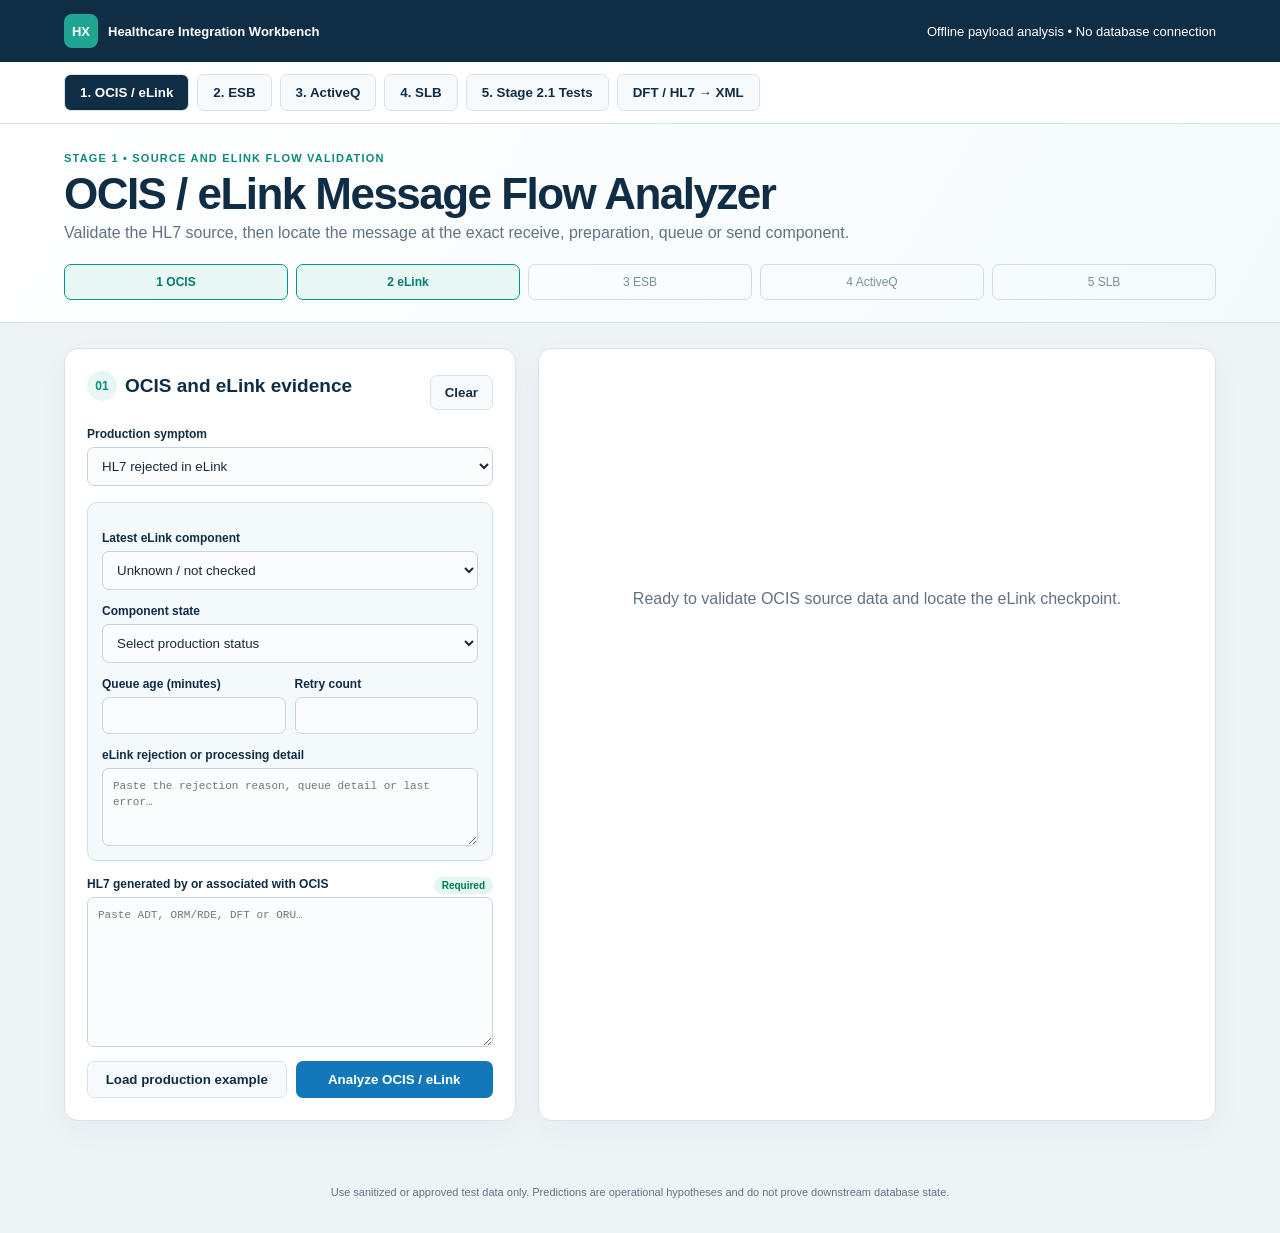
<file: index.html>
<!doctype html>
<html lang="en">
<head>
<meta charset="utf-8">
<meta name="viewport" content="width=device-width,initial-scale=1">
<meta name="description" content="Browser-only healthcare integration troubleshooting and HL7 to SLB XML tools">
<title>Healthcare Integration Workbench</title>
<link rel="stylesheet" href="styles.css">
<link rel="stylesheet" href="xml.css">
<link rel="stylesheet" href="slb.css?v=20260823-11">
<link rel="stylesheet" href="ocis.css?v=20260825-11">
<link rel="stylesheet" href="stage21.css?v=20260825-2">
</head>
<body>
<header class="top">
<div>
<b class="mark">HX</b>
<strong>Healthcare Integration Workbench</strong>
</div>
<span>Offline payload analysis • No database connection</span>
</header>
<nav class="nav" aria-label="Tools">
<button class="active" data-tool="ocis">1. OCIS / eLink</button>
<button data-tool="esb">2. ESB</button>
<button data-tool="activeq">3. ActiveQ</button>
<button data-tool="slb">4. SLB</button>
<button data-tool="stage21">5. Stage 2.1 Tests</button>
<button data-tool="xml">DFT / HL7 → XML</button>
</nav>
<main>
<section class="panel active" id="ocis">
<div class="intro">
<p>Stage 1 • Source and eLink flow validation</p>
<h1>OCIS / eLink Message Flow Analyzer</h1>
<span>Validate the HL7 source, then locate the message at the exact receive, preparation, queue or send component.</span>
<div class="stage-flow" aria-label="Investigation sequence">
<span class="active">1 OCIS</span>
<span class="active">2 eLink</span>
<span>3 ESB</span>
<span>4 ActiveQ</span>
<span>5 SLB</span>
</div>
</div>
<div class="grid">
<section class="card">
<div class="ocis-card-heading">
<h2>
<b>01</b> OCIS and eLink evidence</h2>
<button class="secondary compact" id="clearOcis">Clear</button>
</div>
<label>Production symptom<select id="ocisSymptom">
<option value="elink-rejected">HL7 rejected in eLink</option>
<option value="missing-downstream">Patient or order not reflecting downstream</option>
<option value="inprogress">eHub order is In Progress</option>
<option value="missing-result">No ORU / result received</option>
<option value="other">Other / unknown</option>
</select>
</label>
<div class="elink-evidence">
<label>Latest eLink component<select id="elinkComponent">
<option value="unknown">Unknown / not checked</option>
<optgroup label="ADT to SLB">
<option>SCMADTSLBPrepQ</option>
<option>SCMADTSLBSendQ</option>
<option>SCMADTSLBQCSendQ</option>
</optgroup>
<optgroup label="ORM to ESB/SLB">
<option>SCMORMESBPrepQ</option>
<option>SCMORMESBSendQ</option>
</optgroup>
<optgroup label="DFT charges to ESB/SLB">
<option>SCMChargeToSLBPrepQ</option>
<option>SCMDFTESBOtherGCSendQ</option>
<option>SCMDFTESBOtherQCSendQ</option>
<option>SCMDFTESBPharmGCSendQ</option>
<option>SCMDFTESBPharmQCSendQ</option>
</optgroup>
<optgroup label="ORU results to SLB">
<option>ResultORUtoSLBPrepQ</option>
<option>ResultORUtoSLBSendQ</option>
</optgroup>
</select>
</label>
<label>Component state<select id="elinkState">
<option value="unknown">Select production status</option>
<option value="queued">Queued</option>
<option value="sent">Sent</option>
<option value="accepted">Accepted</option>
<option value="rejected">Rejected</option>
</select>
</label>
<div class="metrics">
<label>Queue age (minutes)<input id="elinkAge" type="number" min="0">
</label>
<label>Retry count<input id="elinkRetries" type="number" min="0">
</label>
</div>
<label>eLink rejection or processing detail<textarea class="short" id="elinkError" placeholder="Paste the rejection reason, queue detail or last error…">
</textarea>
</label>
</div>
<label>HL7 generated by or associated with OCIS <span class="required-pill">Required</span>
<textarea id="ocisHl7" placeholder="Paste ADT, ORM/RDE, DFT or ORU…">
</textarea>
</label>
<div class="actions">
<button class="secondary" data-sample="ocis">Load production example</button>
<button class="primary" data-analyze="ocis">Analyze OCIS / eLink</button>
</div>
</section>
<section class="card result ocis-result" id="ocisResult">
<div class="empty">Ready to validate OCIS source data and locate the eLink checkpoint.</div>
</section>
</div>
</section>
<section class="panel" id="esb">
<div class="intro">
<p>Stage 2 • Transformation and routing</p>
<h1>ESB Transformation Analyzer</h1>
<span>Correlate accepted HL7 with generated XML and ESB processing evidence.</span>
</div>
<div class="grid">
<section class="card">
<h2>ESB evidence</h2>
<label class="check">
<input id="esbAccepted" type="checkbox"> eLink acceptance confirmed</label>
<label>ESB status<select id="esbStatus">
<option value="unknown">Unknown</option>
<option value="not-found">Not found</option>
<option value="rejected">Rejected</option>
<option value="processing">Transforming / In progress</option>
<option value="timeout">Timeout</option>
<option value="queued">Placed on ActiveQ</option>
<option value="sent">Sent / accepted downstream</option>
</select>
</label>
<label>Accepted HL7<textarea id="esbHl7">
</textarea>
</label>
<label>Generated XML<textarea id="esbXml">
</textarea>
</label>
<label>Error / response<textarea class="short" id="esbError">
</textarea>
</label>
<div class="actions">
<button class="secondary" data-sample="esb">Load mismatch</button>
<button class="primary" data-analyze="esb">Analyze ESB</button>
</div>
</section>
<section class="card result" id="esbResult">
<div class="empty">Ready to inspect transformation and routing.</div>
</section>
</div>
</section>
<section class="panel" id="activeq">
<div class="intro">
<p>Stage 3 • Queue processing</p>
<h1>ActiveQ Processing Analyzer</h1>
<span>Separate consumer, backlog, retry, dead-letter and broker failures.</span>
</div>
<div class="grid">
<section class="card">
<h2>ActiveQ evidence</h2>
<label>Status<select id="aqStatus">
<option value="unknown">Unknown</option>
<option value="not-found">Not found</option>
<option value="queued">Queued</option>
<option value="retrying">Retrying</option>
<option value="dlq">Dead-lettered</option>
<option value="consumed">Consumed</option>
</select>
</label>
<label>Queue name<input id="aqName" placeholder="SCM ORM to ESB SendQ">
</label>
<label>HL7 / payload<textarea id="aqHl7">
</textarea>
</label>
<div class="metrics">
<label>Depth<input id="aqDepth" type="number" min="0">
</label>
<label>Oldest age (min)<input id="aqAge" type="number" min="0">
</label>
<label>Consumers<input id="aqConsumers" type="number" min="0">
</label>
<label>Retries<input id="aqRetries" type="number" min="0">
</label>
<label>DLQ count<input id="aqDlq" type="number" min="0">
</label>
<label>Scope<select id="aqScope">
<option value="one">One queue / unknown</option>
<option value="multiple">Multiple queues</option>
</select>
</label>
</div>
<label>Last error<textarea class="short" id="aqError">
</textarea>
</label>
<div class="actions">
<button class="secondary" data-sample="activeq">Load zero-consumer case</button>
<button class="primary" data-analyze="activeq">Analyze ActiveQ</button>
</div>
</section>
<section class="card result" id="activeqResult">
<div class="empty">Ready to inspect the queue safely.</div>
</section>
</div>
</section>
<section class="panel" id="slb">
<div class="intro">
<p>Stage 4 • Offline Oracle-assisted investigation</p>
<h1>SLB Troubleshooting Workbench</h1>
<span>Reconstruct transactions, predict outcomes, generate Oracle queries, and compare pasted results without a database connection.</span>
</div>
<div class="grid">
<section class="card">
<h2>Investigation evidence</h2>
<label>Symptom<select id="slbSymptom">
<option value="patient">Patient/encounter missing</option>
<option value="order">Order missing</option>
<option value="charge">Charge/refund missing</option>
<option value="result">Result missing</option>
</select>
</label>
<label>Observed SLB status<select id="slbStatus">
<option value="unknown">Unknown</option>
<option value="not-found">No receipt found</option>
<option value="timeout">No response / timeout</option>
<option value="rejected">Rejected / invalid</option>
<option value="accepted">Accepted but not reflecting</option>
</select>
</label>
<label>Current HL7 bundle<textarea id="slbHl7" placeholder="Paste ADT, ORM, RDE, DFT and/or ORU messages…">
</textarea>
</label>
<label>Related prerequisite messages<textarea id="slbPrior" placeholder="Paste related parent, child or earlier encounter messages…">
</textarea>
</label>
<label>ESB outbound XML<textarea id="slbXml" placeholder="Paste generated XML when available…">
</textarea>
</label>
<label>SLB response / invalid reason<textarea class="short" id="slbResponse">
</textarea>
</label>
<label>Oracle query results<textarea id="slbDbResults" placeholder="Run the generated SQL in the approved Oracle client, then paste the results here with table/query labels…">
</textarea>
</label>
<div class="actions">
<button class="secondary" data-sample="slb">Load rejection example</button>
<button class="primary" data-analyze="slb">Build investigation</button>
</div>
<div class="section">
<h3>Local item catalog</h3>
<label>Search by code, description or role<input id="slbCatalogSearch" placeholder="Example: syringe or 085701003">
</label>
<div class="actions">
<button class="secondary" id="slbCatalogFind">Search</button>
<button class="secondary" id="slbCatalogExport">Export JSON</button>
<button class="secondary" id="slbCatalogClear">Clear local catalog</button>
</div>
<div id="slbCatalogResult" class="catalog-result">
<span class="note">The catalog stores only reusable item data in this browser.</span>
</div>
</div>
</section>
<section class="card result" id="slbResult">
<div class="empty">Ready to reconstruct the transaction and prepare an Oracle-assisted investigation.</div>
</section>
</div>
</section>
<section class="panel" id="stage21">
<div class="intro">
<p>Phase 4.1 • Stage 2.1 • Outbound to SLB</p>
<h1>OCIS Cloud → Mule SIT2 → SLB SIT Test Runner</h1>
<span>Execute production-like ADT, ORM/RDE and DFT tests in dependency order using pasted, sanitized evidence. No live endpoint or database connection.</span>
<div class="stage-flow" aria-label="Stage 2.1 dependency sequence"><span class="active">1 ADT</span><span>2 ORM / RDE</span><span>3 DFT</span><span>4 SLB outcome</span></div>
</div>
<div class="test-layout">
<section class="card">
<div class="test-heading"><h2>Test execution</h2><b id="t21CaseId">S21-HP-001</b></div>
<label>Scenario<select id="t21Scenario"><option value="elink-reject">Production test — DFT rejected at eLink SendQ</option><option value="happy">Happy path — encounter, order and charge complete</option><option value="missing-adt">Missing ADT — order blocked by encounter prerequisite</option><option value="cart">Order in cart — DFT not completed</option><option value="context">Encounter context mismatch — invalid charge</option><option value="duplicate">Duplicate / out-of-sequence replay</option><option value="custom">Custom production evidence</option></select></label>
<div class="actions"><button class="secondary" id="t21Load">Load scenario</button><button class="secondary" id="t21Clear">Clear evidence</button></div>
<label>HL7 message bundle <span class="required-pill">ADT + ORM/RDE + DFT</span><textarea id="t21Hl7" placeholder="Paste one or more MSH-delimited messages…"></textarea></label>
<div class="test-evidence-grid"><label>Transaction being traced<select id="t21Focus"><option value="ADT">ADT encounter</option><option value="ORM">ORM order</option><option value="RDE">RDE pharmacy order</option><option value="DFT">DFT charge</option></select></label><label>Testing environment<select id="t21Environment"><option value="SIT2">Mule SIT2 → SLB SIT</option><option value="PROD-MASKED">Production evidence recreation</option></select></label></div>
<input id="t21Elink" type="hidden" value="unknown"><input id="t21Mule" type="hidden" value="unknown">
<div class="route-console"><div class="test-heading"><h2>Interactive delivery checkpoints</h2><button class="secondary compact" id="t21ResetRoute">Reset route</button></div><p class="note">For eLink, record only the visible PrepQ and SendQ status: Queued, Sent, Accepted or Rejected. Internal processors are inferred from movement between the queues. The test stops at the first unconfirmed or failed stage.</p><div id="t21Route" class="route-checkpoints"></div></div>
<label>Middleware error, ACK/NACK or response<textarea class="short" id="t21Response" placeholder="Paste component error or downstream response…"></textarea></label>
<label>SLB Oracle query output<textarea id="t21Oracle" placeholder="Paste labeled output from TXN_ADM_ENCOUNTER, TXN_ADM_IN, TXN_OM_ORDER_CART_GRP, TXN_OM_ORDER_GRP and TXN_INVALID_ORDER_CHARGE…"></textarea></label>
<div class="test-evidence-grid"><label>Tester<input id="t21Tester" placeholder="Name or initials"></label><label>Execution status<select id="t21Execution"><option value="Not Run">Not Run</option><option value="Passed">Passed</option><option value="Failed">Failed</option><option value="Blocked">Blocked</option></select></label></div>
<label>Remarks<textarea class="short" id="t21Remarks" placeholder="Record completion notes, defect number or retest details…"></textarea></label>
<div class="actions"><button class="primary" id="t21Analyze">Analyze test</button><button class="secondary" id="t21Save">Save result locally</button></div>
</section>
<section class="card result" id="t21Result"><div class="empty">Load a scenario or paste sanitized Stage 2.1 evidence to begin.</div></section>
</div>
<section class="test-history card"><div class="test-heading"><h2>Saved executions</h2><div><button class="secondary compact" id="t21Export">Export CSV</button><button class="secondary compact" id="t21ClearHistory">Clear history</button></div></div><div id="t21History" class="test-history-list"><p class="note">No locally saved executions.</p></div></section>
</section>
<section class="panel" id="xml">
<div class="intro">
<p>Separate conversion tool</p>
<h1>Universal ORM/RDE + DFT → SLB XML</h1>
<span>Preserves RDE/pharmacy and unaffected transactions, while automatically enriching qualifying ORM GENITEM charges.</span>
</div>
<div class="grid">
<section class="card">
<h2>Correlated HL7 inputs</h2>
<p class="note">Automatic priority: turn-in → Scenario 11; compound ID → Scenario 4; no compound ID and ORM quantity &gt; 1 → Scenario 7; otherwise existing/default.</p>
<label>Related ORM or RDE message<textarea id="ormInput" placeholder="Paste the related ORM or RDE message…">
</textarea>
</label>
<label>Primary DFT message<textarea id="dftInput" placeholder="Paste the DFT charge message containing one or more FT1 segments…">
</textarea>
</label>
<div class="scenario-buttons">
<button class="secondary" data-xml-sample="4">Load Scenario 4 sample</button>
<button class="secondary" data-xml-sample="7">Load Scenario 7 sample</button>
<button class="secondary" data-xml-sample="11">Load Scenario 11 sample</button>
</div>
<div class="actions">
<button class="secondary" id="clearXml">Clear</button>
<button class="primary" id="transformButton">Detect and transform</button>
</div>
<p class="note" id="xmlStatus">
</p>
</section>
<section class="card">
<div class="section-heading">
<h2>SLB charge XML</h2>
<b id="xmlScenario">Mode not evaluated</b>
</div>
<pre id="xmlOutput">
</pre>
<button class="secondary" id="copyXml" disabled>Copy XML</button>
</section>
</div>
</section>
</main>
<footer>Use sanitized or approved test data only. Predictions are operational hypotheses and do not prove downstream database state.</footer>
<script src="app.js?v=20260825-19">
</script>
</body>
</html>
</file>
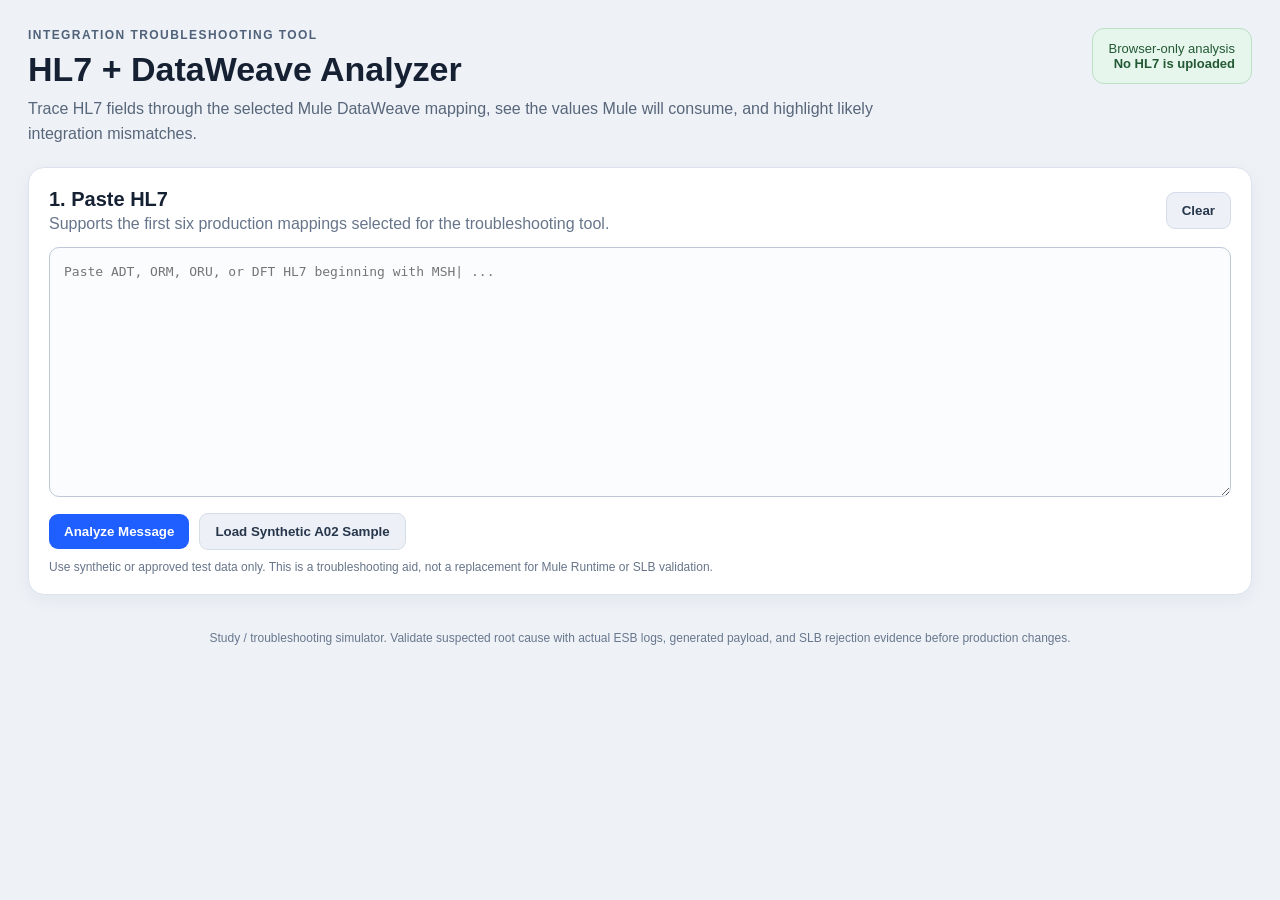
<file: hl7-dataweave-troubleshooting-analyzer-v2/index.html>
<!doctype html>
<html lang="en">
<head>
  <meta charset="utf-8">
  <meta name="viewport" content="width=device-width,initial-scale=1">
  <meta name="description" content="HL7 + DataWeave troubleshooting analyzer for ADT, ORM, ORU and DFT mappings">
  <title>HL7 + DataWeave Troubleshooting Analyzer</title>
  <link rel="stylesheet" href="styles.css">
</head>
<body>
<main class="shell">
  <header class="hero">
    <div>
      <p class="eyebrow">Integration Troubleshooting Tool</p>
      <h1>HL7 + DataWeave Analyzer</h1>
      <p class="subtitle">Trace HL7 fields through the selected Mule DataWeave mapping, see the values Mule will consume, and highlight likely integration mismatches.</p>
    </div>
    <div class="privacy">Browser-only analysis<br><strong>No HL7 is uploaded</strong></div>
  </header>

  <section class="panel input-panel">
    <div class="panel-title-row">
      <div>
        <h2>1. Paste HL7</h2>
        <p>Supports the first six production mappings selected for the troubleshooting tool.</p>
      </div>
      <button id="clearBtn" class="btn secondary">Clear</button>
    </div>
    <textarea id="hl7Input" spellcheck="false" placeholder="Paste ADT, ORM, ORU, or DFT HL7 beginning with MSH| ..."></textarea>
    <div class="action-row">
      <button id="analyzeBtn" class="btn primary">Analyze Message</button>
      <button id="sampleBtn" class="btn secondary">Load Synthetic A02 Sample</button>
      <span id="status" class="status"></span>
    </div>
    <p class="note">Use synthetic or approved test data only. This is a troubleshooting aid, not a replacement for Mule Runtime or SLB validation.</p>
  </section>

  <section id="summaryPanel" class="panel hidden">
    <h2>2. Detected Route</h2>
    <div id="summaryCards" class="summary-grid"></div>
  </section>

  <section id="findingsPanel" class="panel hidden">
    <div class="panel-title-row">
      <div><h2>3. Findings</h2><p>Potential problems are based on how the selected DataWeave consumes the message.</p></div>
    </div>
    <div id="findings"></div>
  </section>

  <section id="tracePanel" class="panel hidden">
    <div class="panel-title-row">
      <div><h2>4. DataWeave Trace</h2><p>Read each row as: HL7 source → DataWeave expression/variable → output or usage.</p></div>
      <button id="copyTraceBtn" class="btn secondary">Copy Trace</button>
    </div>
    <div class="table-wrap">
      <table>
        <thead><tr><th>HL7</th><th>Value</th><th>DataWeave</th><th>Used as / Output</th><th>Status</th></tr></thead>
        <tbody id="traceBody"></tbody>
      </table>
    </div>
  </section>

  <section id="outputPanel" class="panel hidden">
    <div class="panel-title-row">
      <div><h2>5. Expected Mapping Output</h2><p>Reconstructed from the fields visible in the selected .dwl. Mule variables/prerequisite lookups are marked when they cannot be derived from HL7 alone.</p></div>
      <button id="copyOutputBtn" class="btn secondary">Copy</button>
    </div>
    <pre id="mappingOutput"></pre>
  </section>

  <section id="sourcePanel" class="panel hidden">
    <div class="panel-title-row">
      <div><h2>6. Mapping Reference</h2><p>The analyzer tells you which real .dwl file is relevant so you can open the same file in Anypoint Studio.</p></div>
    </div>
    <pre id="sourceRef"></pre>
  </section>

  <footer>Study / troubleshooting simulator. Validate suspected root cause with actual ESB logs, generated payload, and SLB rejection evidence before production changes.</footer>
</main>
<script src="app.js"></script>
</body>
</html>
</file>
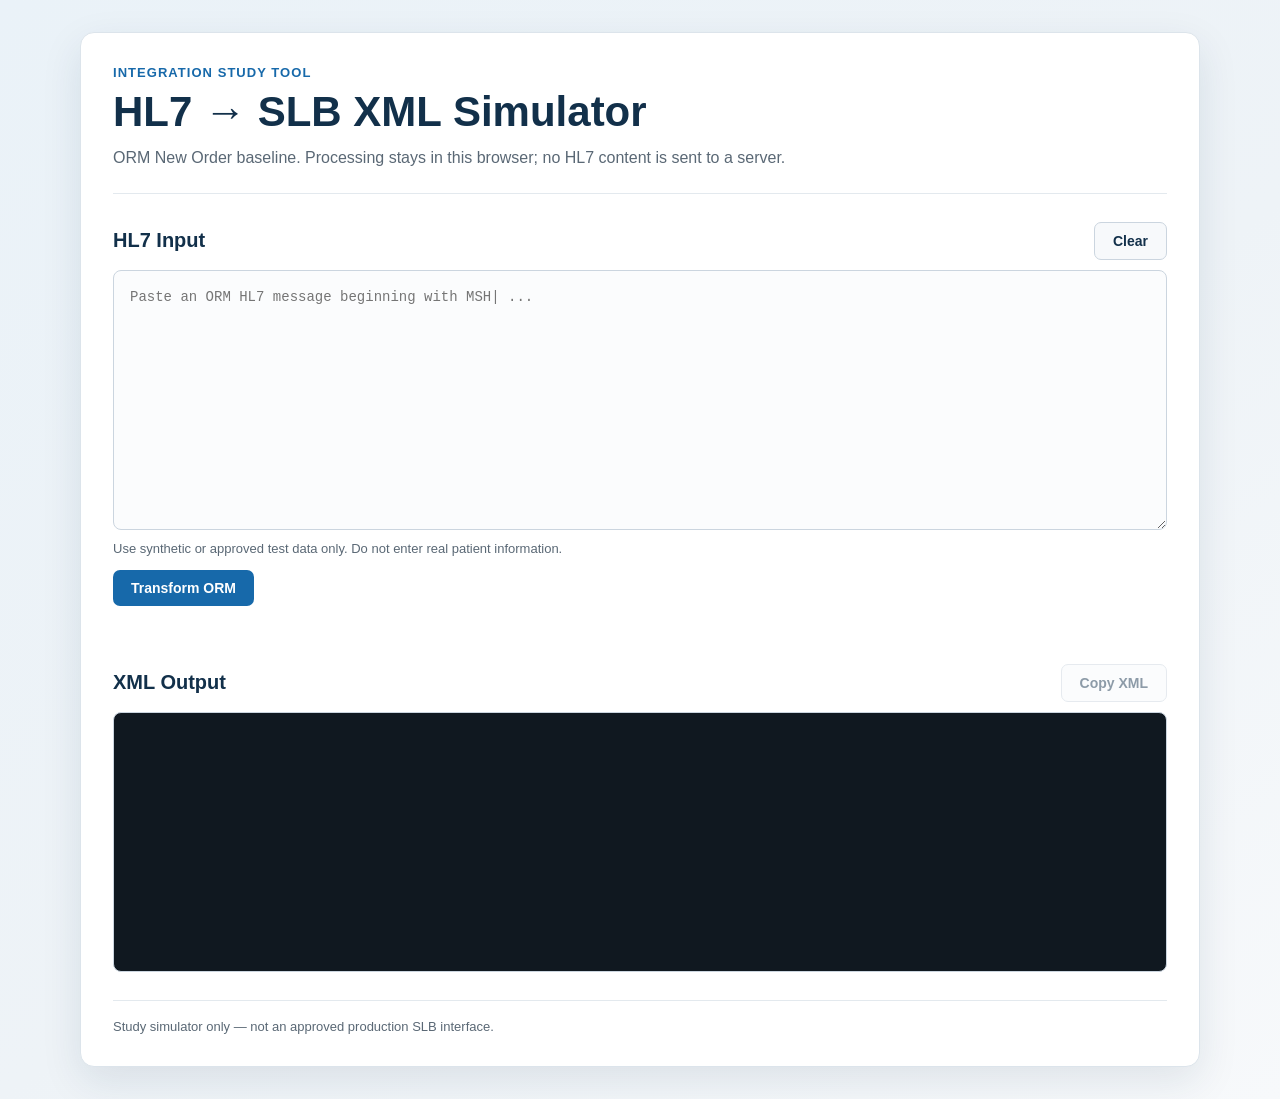
<file: HL7-XML-Simulator-GitHub-Pages/index.html>
<!DOCTYPE html>
<html lang="en">
<head>
    <meta charset="UTF-8">
    <meta name="viewport" content="width=device-width, initial-scale=1">
    <meta name="description" content="Browser-based ORM HL7 to SLB XML simulator">
    <title>HL7 to SLB XML Simulator</title>
    <link rel="stylesheet" href="styles.css">
</head>
<body>
<main class="container">
    <header>
        <p class="eyebrow">Integration Study Tool</p>
        <h1>HL7 <span aria-hidden="true">→</span> SLB XML Simulator</h1>
        <p class="subtitle">ORM New Order baseline. Processing stays in this browser; no HL7 content is sent to a server.</p>
    </header>

    <section aria-labelledby="inputHeading">
        <div class="section-heading">
            <h2 id="inputHeading">HL7 Input</h2>
            <button id="clearButton" class="secondary" type="button">Clear</button>
        </div>
        <textarea id="hl7Input" spellcheck="false" placeholder="Paste an ORM HL7 message beginning with MSH| ..." aria-describedby="privacyNote"></textarea>
        <p id="privacyNote" class="note">Use synthetic or approved test data only. Do not enter real patient information.</p>
        <button id="transformButton" class="primary" type="button">Transform ORM</button>
        <div id="status" role="status" aria-live="polite"></div>
    </section>

    <section aria-labelledby="outputHeading">
        <div class="section-heading">
            <h2 id="outputHeading">XML Output</h2>
            <button id="copyButton" class="secondary" type="button" disabled>Copy XML</button>
        </div>
        <pre id="xmlOutput" tabindex="0" aria-label="Generated XML output"></pre>
    </section>

    <footer>Study simulator only — not an approved production SLB interface.</footer>
</main>
<script src="app.js"></script>
</body>
</html>
</file>
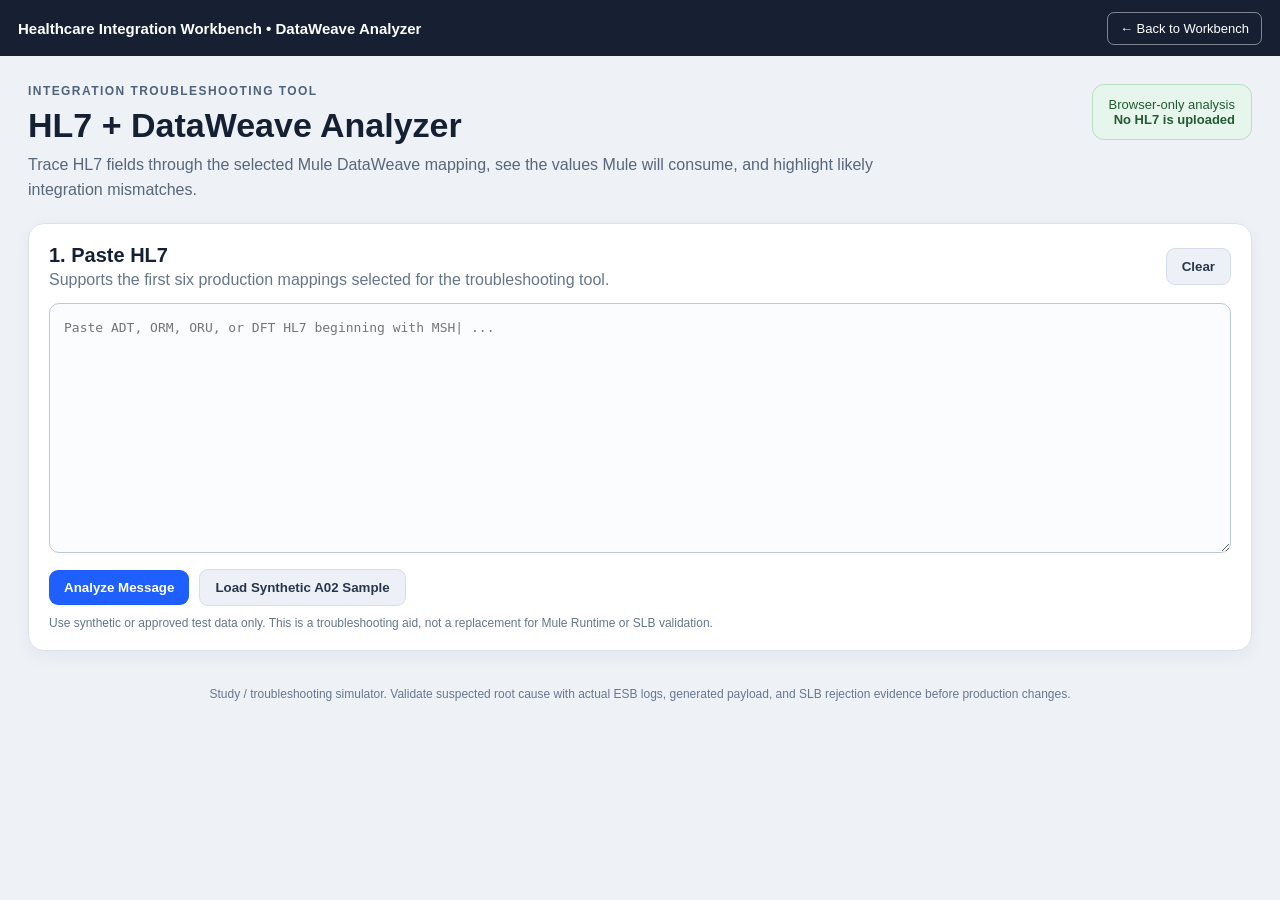
<file: dataweave.html>
<!doctype html>
<html lang="en">
<head>
  <meta charset="utf-8">
  <meta name="viewport" content="width=device-width,initial-scale=1">
  <title>DataWeave Analyzer | Healthcare Integration Workbench</title>
  <style>
    html,body{margin:0;height:100%;font-family:Arial,sans-serif;background:#f4f7fb;color:#172033}
    .bar{height:56px;box-sizing:border-box;display:flex;align-items:center;justify-content:space-between;padding:0 18px;background:#172033;color:#fff}
    .bar strong{font-size:15px}.bar a{color:#fff;text-decoration:none;border:1px solid rgba(255,255,255,.45);padding:8px 12px;border-radius:7px;font-size:13px}
    iframe{display:block;width:100%;height:calc(100vh - 56px);border:0;background:#fff}
  </style>
</head>
<body>
  <header class="bar">
    <strong>Healthcare Integration Workbench • DataWeave Analyzer</strong>
    <a href="./index.html">← Back to Workbench</a>
  </header>
  <iframe src="./hl7-dataweave-troubleshooting-analyzer-v2/index.html" title="HL7 + DataWeave Troubleshooting Analyzer"></iframe>
</body>
</html>
</file>
<file: styles.css>
:root{--navy:#102d46;--blue:#1378b9;--teal:#0b897c;--ink:#192a38;--muted:#607382;--line:#d8e2e9;--red:#b42318;--amber:#a15c00;--green:#08785f}*{box-sizing:border-box}body{margin:0;background:#eef3f6;color:var(--ink);font-family:Inter,"Segoe UI",Arial,sans-serif}.top{display:flex;justify-content:space-between;align-items:center;padding:14px 5vw;background:var(--navy);color:#fff;font-size:13px}.top div{display:flex;gap:10px;align-items:center}.mark{display:grid;place-items:center;width:34px;height:34px;border-radius:8px;background:#20a494}.nav{display:flex;gap:8px;overflow:auto;padding:12px 5vw;background:#fff;border-bottom:1px solid var(--line)}button{border:0;border-radius:7px;padding:10px 15px;font-weight:750;cursor:pointer}.nav button{white-space:nowrap;border:1px solid var(--line);background:#f7fafc;color:var(--navy)}.nav button.active{background:var(--navy);color:#fff}.panel{display:none}.panel.active{display:block}.intro{padding:28px 5vw 22px;background:linear-gradient(120deg,#fff,#f4fafb);border-bottom:1px solid var(--line)}.intro p{margin:0;color:var(--teal);font-size:11px;font-weight:850;text-transform:uppercase;letter-spacing:.11em}.intro h1{margin:5px 0;color:var(--navy);font-size:clamp(28px,4vw,44px);letter-spacing:-.035em}.intro span{color:var(--muted)}.grid{display:grid;grid-template-columns:minmax(380px,.8fr) minmax(500px,1.2fr);gap:22px;padding:25px 5vw 45px}.card{padding:22px;background:#fff;border:1px solid var(--line);border-radius:14px;box-shadow:0 10px 30px #102d460a;overflow:hidden}.card h2{margin:0 0 12px;color:var(--navy);font-size:19px}label{display:block;margin-top:14px;color:var(--navy);font-size:12px;font-weight:750}textarea,select,input{display:block;width:100%;margin-top:6px;padding:10px;border:1px solid #c7d3dc;border-radius:7px;background:#fbfcfd;color:var(--ink)}textarea{min-height:150px;font:11px/1.45 Consolas,monospace;resize:vertical}.short{min-height:78px}.check{display:flex;align-items:center;gap:8px;padding:10px;border:1px solid var(--line);border-radius:7px;background:#f7fafb}.check input{width:16px;margin:0}.metrics{display:grid;grid-template-columns:1fr 1fr;gap:9px}.actions{display:flex;gap:9px;margin-top:14px}.actions button{flex:1}.primary{background:var(--blue);color:#fff}.secondary{border:1px solid var(--line);background:#f7fafc;color:var(--navy)}.empty{min-height:500px;display:grid;place-content:center;text-align:center;color:var(--muted)}.verdict{margin:-22px -22px 18px;padding:20px 22px;border-left:6px solid}.verdict h2{margin:4px 0}.verdict p{margin:3px 0;font-size:12px}.danger{border-color:var(--red);background:#fff5f4}.danger h2{color:var(--red)}.warning{border-color:var(--amber);background:#fff9ee}.warning h2{color:var(--amber)}.success{border-color:var(--green);background:#f0faf7}.success h2{color:var(--green)}.facts{display:grid;grid-template-columns:repeat(4,1fr);border:1px solid var(--line);border-radius:8px;overflow:hidden}.facts div{padding:9px;border-right:1px solid var(--line)}.facts small{display:block;color:var(--muted);font-size:8px;text-transform:uppercase}.facts b{display:block;margin-top:3px;font-size:10px;overflow-wrap:anywhere}.section{padding:16px 0;border-bottom:1px solid var(--line)}.section h3{margin:0 0 8px;color:var(--navy);font-size:14px}.section li{padding:3px 0;color:#405667;font-size:12px}.finding{padding:10px;margin:7px 0;border:1px solid var(--line);border-left:4px solid;border-radius:7px}.finding b,.finding span{display:block}.finding span{margin-top:4px;color:var(--muted);font-size:11px}.finding.fail{border-left-color:var(--red)}.finding.warn{border-left-color:var(--amber)}.finding.pass{border-left-color:var(--green)}pre{min-height:420px;padding:14px;border-radius:8px;background:#102633;color:#e9f5f8;font:11px/1.5 Consolas,monospace;white-space:pre-wrap;overflow-wrap:anywhere}.note{color:var(--muted);font-size:11px}footer{padding:20px 5vw 35px;color:var(--muted);font-size:11px;text-align:center}@media(max-width:900px){.grid{grid-template-columns:1fr}.top{align-items:start;flex-direction:column;gap:8px}}@media(max-width:600px){.grid{padding:16px}.facts,.metrics{grid-template-columns:1fr 1fr}.actions{flex-direction:column}}
</file>
<file: xml.css>
.scenario-buttons{display:flex;gap:7px;margin-top:12px}.scenario-buttons button{flex:1}.section-heading{display:flex;align-items:center;justify-content:space-between;gap:12px;margin-bottom:12px}.section-heading b{padding:5px 9px;border-radius:12px;background:#e8f6f3;color:var(--green);font-size:10px}@media(max-width:600px){.scenario-buttons{flex-direction:column}}
</file>
<file: slb.css>
.catalog-result {
  margin-top: 12px;
  max-height: 260px;
  overflow: auto;
  border: 1px solid var(--line);
  border-radius: 8px;
}

.catalog-row {
  display: grid;
  grid-template-columns: 110px 1fr;
  gap: 4px 10px;
  padding: 10px;
  border-bottom: 1px solid var(--line);
}

.catalog-row:last-child { border-bottom: 0; }
.catalog-row span { font-size: 12px; }
.catalog-row small {
  grid-column: 2;
  color: var(--muted);
}

#slbDbResults { min-height: 210px; }
#slbResult pre { min-height: 220px; }
.dependency-path { display:grid; grid-template-columns:repeat(4,1fr); gap:8px; }
.dependency-step { padding:11px; border:1px solid var(--line); border-radius:8px; background:#f7fafc; }
.dependency-step b,.dependency-step span { display:block; }
.dependency-step span { margin-top:4px; color:var(--muted); font-size:10px; }
.dependency-step.pass { border-color:#79c7b3; background:#effaf7; }
.dependency-step.fail { border-color:#e1a19b; background:#fff3f2; }
.dependency-step.blocked { opacity:.55; }
.dependency-summary { padding:11px; border-radius:8px; background:#eef5f8; color:#334f62; font-size:12px; }
@media(max-width:600px){.dependency-path{grid-template-columns:1fr 1fr}}
</file>
<file: ocis.css>
.stage-flow{display:grid;grid-template-columns:repeat(5,1fr);gap:8px;margin-top:22px}.stage-flow span{border:1px solid #cedde8;border-radius:7px;padding:10px;text-align:center;color:#7890a2;font-size:12px}.stage-flow .active{border-color:#009b8c;background:#e9f8f5;color:#007c70;font-weight:700}.ocis-card-heading{display:flex;align-items:center;justify-content:space-between;gap:12px}.ocis-card-heading h2{display:flex;align-items:center;gap:8px}.ocis-card-heading h2 b{display:inline-grid;place-items:center;width:30px;height:30px;border-radius:50%;background:#e8f7f5;color:#008f81;font-size:12px}.compact{flex:0 0 auto!important;width:auto!important;padding:9px 14px!important}.required-pill{float:right;border-radius:12px;background:#e4f7ef;color:#007c51;padding:3px 8px;font-size:10px}.ocis-result{padding:0;overflow:hidden}.ocis-output{padding:18px 22px}.ocis-findings{display:grid;gap:10px}.ocis-finding{display:flex;gap:14px;border:1px solid #d7e3eb;border-left:4px solid #07977f;border-radius:8px;padding:14px}.ocis-finding.fail{border-left-color:#c62923}.ocis-finding.warn{border-left-color:#d69216}.ocis-finding i{display:grid;place-items:center;flex:0 0 34px;height:34px;border-radius:50%;background:#dff5ef;color:#078b75;font-size:22px;font-style:normal}.ocis-finding.fail i{background:#fde6e4;color:#c62923}.ocis-finding.warn i{background:#fff0cf;color:#a66a00}.ocis-finding p{margin:5px 0;color:#496578}.ocis-finding small{color:#768c9c}.next-investigation{margin:22px -22px -18px;padding:18px 22px;background:#f2f8fb;border-top:1px solid #d7e3eb}.next-investigation li{margin:10px 0;line-height:1.5}@media(max-width:700px){.stage-flow{grid-template-columns:1fr}.ocis-card-heading{align-items:flex-start}.facts{grid-template-columns:1fr 1fr}}
.elink-evidence{margin:16px 0;padding:14px;border:1px solid #cfe0e8;border-radius:10px;background:#f4f9fb}.elink-gate{margin:18px 22px 22px;padding:18px;border:1px solid #d3e1e9;border-radius:10px;background:#f7fafc}.elink-gate.blocked{border-left:5px solid var(--red);background:#fff5f4}.elink-flow{display:grid;gap:7px;margin:10px 0 18px}.flow-checkpoint{display:flex;justify-content:space-between;gap:10px;padding:9px 11px;border:1px solid #d6e1e8;border-radius:7px;background:#fff;font-size:11px}.flow-checkpoint.passed{border-color:#7cc8b5;background:#eefaf6}.flow-checkpoint.queued,.flow-checkpoint.processing{border-color:#e6b75e;background:#fff8e9}.flow-checkpoint.rejected,.flow-checkpoint.not-found{border-color:#df918b;background:#fff2f1}.flow-checkpoint.sent,.flow-checkpoint.accepted{border-color:#69baa6;background:#eaf8f4}.flow-checkpoint.future{opacity:.55}.flow-checkpoint span{color:#607b8d;text-transform:capitalize}
.adt-timeline{margin:18px 22px 22px;padding:18px;border:1px solid #d3e1e9;border-radius:10px}.timeline-event{display:grid;grid-template-columns:90px 1fr;gap:3px 10px;padding:10px;border-left:4px solid #64b7a3;background:#f4faf8;margin:7px 0}.timeline-event.alert{border-left-color:var(--red);background:#fff3f2}.timeline-event small{grid-column:2;color:#607b8d}.timeline-diagnosis{margin-top:14px;padding:14px;border-left:5px solid var(--red);background:#fff3f2}.timeline-diagnosis li{margin:7px 0}
</file>
<file: stage21.css>
.test-layout{display:grid;grid-template-columns:minmax(390px,.85fr) minmax(520px,1.15fr);gap:22px;padding:25px 5vw 18px}
.test-heading{display:flex;align-items:center;justify-content:space-between;gap:12px}
.test-heading h2{margin:0}
.test-heading>b{padding:6px 9px;border-radius:999px;background:#e8f7f4;color:var(--teal);font-size:11px}
.test-evidence-grid{display:grid;grid-template-columns:1fr 1fr;gap:10px}
.test-history{margin:0 5vw 45px}
.test-history-list{margin-top:14px;overflow:auto}
.test-history table{width:100%;border-collapse:collapse;font-size:11px}
.test-history th,.test-history td{padding:9px;border-bottom:1px solid var(--line);text-align:left;vertical-align:top}
.test-history th{color:var(--navy);background:#f5f9fb}
.test-status{display:inline-block;padding:3px 7px;border-radius:999px;font-weight:800}
.test-status.Passed{background:#e5f6f0;color:var(--green)}
.test-status.Failed{background:#ffe9e7;color:var(--red)}
.test-status.Blocked{background:#fff0cf;color:var(--amber)}
.test-status.Not-Run{background:#edf2f5;color:var(--muted)}
.test-path{display:grid;grid-template-columns:repeat(4,1fr);gap:8px}
.test-path div{padding:11px;border:1px solid var(--line);border-radius:8px;background:#f7fafb}
.test-path b,.test-path span{display:block}
.test-path span{margin-top:4px;color:var(--muted);font-size:10px}
.test-path .pass{border-color:#5fc5ad;background:#effaf7}
.test-path .fail{border-color:#ee8c84;background:#fff4f3}
.test-path .blocked{opacity:.65}
.test-query{min-height:0;max-height:300px}
.test-summary-grid{display:grid;grid-template-columns:repeat(3,1fr);gap:8px}
.test-summary-grid div{padding:10px;border:1px solid var(--line);border-radius:8px}
.test-summary-grid small,.test-summary-grid b{display:block}
.test-summary-grid small{color:var(--muted);font-size:9px;text-transform:uppercase}
.test-summary-grid b{margin-top:4px;font-size:11px;overflow-wrap:anywhere}
@media(max-width:900px){.test-layout{grid-template-columns:1fr}
.test-path{grid-template-columns:1fr 1fr}
}
@media(max-width:600px){.test-layout{padding:16px}
.test-history{margin:0 16px 30px}
.test-evidence-grid,.test-summary-grid{grid-template-columns:1fr}
}
.route-console{margin-top:16px;padding:14px;border:1px solid var(--line);border-radius:10px;background:#f8fbfc}
.route-console h2{font-size:15px}
.route-checkpoints{display:grid;gap:8px;margin-top:12px}
.route-checkpoint{display:grid;grid-template-columns:34px minmax(150px,.8fr) minmax(145px,.65fr) minmax(190px,1fr);gap:9px;align-items:center;padding:9px;border:1px solid var(--line);border-left:5px solid #9aa9b3;border-radius:8px;background:#fff}
.route-checkpoint i{display:grid;place-items:center;width:27px;height:27px;border-radius:50%;background:#edf2f5;color:var(--muted);font-style:normal;font-weight:850}
.route-checkpoint b{font-size:11px;color:var(--navy)}
.route-checkpoint b small{display:block;margin-top:3px;color:var(--muted);font-size:9px;font-weight:500}
.route-checkpoint select,.route-checkpoint input{margin:0}
.route-checkpoint.accepted{border-left-color:var(--green)}
.route-checkpoint.accepted i{background:#e1f5ef;color:var(--green)}
.route-checkpoint.rejected{border-left-color:var(--red)}
.route-checkpoint.rejected i{background:#ffe7e5;color:var(--red)}
.route-checkpoint.queued,.route-checkpoint.sent{border-left-color:var(--amber)}
.route-checkpoint.queued i,.route-checkpoint.sent i{background:#fff0cf;color:var(--amber)}
.route-checkpoint.blocked{opacity:.55;background:#f1f4f6}
.route-verification{padding:12px;border-radius:8px;background:#edf4f7;color:#405667;font-size:11px}
.route-verification b{color:var(--navy)}
@media(max-width:760px){.route-checkpoint{grid-template-columns:32px 1fr}
.route-checkpoint select,.route-checkpoint input{grid-column:2}
}
</file>
<file: hl7-dataweave-troubleshooting-analyzer-v2/styles.css>
:root{font-family:Inter,Segoe UI,Arial,sans-serif;color:#152033;background:#eef2f7}*{box-sizing:border-box}body{margin:0}.shell{max-width:1440px;margin:0 auto;padding:28px}.hero{display:flex;justify-content:space-between;gap:24px;align-items:flex-start;margin-bottom:20px}.eyebrow{font-size:12px;font-weight:800;letter-spacing:.12em;text-transform:uppercase;color:#50617a;margin:0 0 8px}.hero h1{font-size:34px;margin:0 0 8px}.subtitle{max-width:900px;margin:0;color:#58667a;line-height:1.55}.privacy{background:#e7f6ec;border:1px solid #b9dfc5;border-radius:12px;padding:12px 16px;color:#235a35;text-align:right;font-size:13px}.panel{background:#fff;border:1px solid #dce3ed;border-radius:16px;padding:20px;margin:16px 0;box-shadow:0 5px 18px rgba(24,39,75,.05)}.panel h2{margin:0 0 4px;font-size:20px}.panel p{margin:0;color:#67758a}.panel-title-row{display:flex;justify-content:space-between;gap:12px;align-items:center;margin-bottom:14px}textarea{width:100%;min-height:250px;resize:vertical;border:1px solid #bdc8d8;border-radius:10px;padding:14px;font:13px/1.5 Consolas,monospace;background:#fbfcfe;color:#132036}.action-row{display:flex;gap:10px;align-items:center;flex-wrap:wrap;margin-top:12px}.btn{border:0;border-radius:9px;padding:10px 15px;font-weight:700;cursor:pointer}.btn.primary{background:#1f5eff;color:white}.btn.secondary{background:#edf1f7;color:#27364b;border:1px solid #d5dde9}.status{font-size:13px;font-weight:700}.status.ok{color:#19733b}.status.bad{color:#b42318}.note{font-size:12px!important;margin-top:10px!important}.summary-grid{display:grid;grid-template-columns:repeat(4,minmax(0,1fr));gap:12px}.summary-card{background:#f7f9fc;border:1px solid #e2e7ef;border-radius:12px;padding:12px}.summary-card .label{font-size:11px;text-transform:uppercase;color:#708097;font-weight:800;letter-spacing:.06em}.summary-card .value{font:600 15px/1.35 Consolas,monospace;margin-top:6px;word-break:break-word}.finding{border-left:5px solid #8190a5;background:#f8fafc;padding:12px 14px;border-radius:8px;margin:9px 0}.finding.warn{border-color:#e08a00;background:#fff8e8}.finding.error{border-color:#d92d20;background:#fff0ef}.finding.ok{border-color:#2c8c4b;background:#effaf2}.finding .title{font-weight:800;margin-bottom:4px}.finding .detail{font-size:13px;line-height:1.5;color:#42526a}.table-wrap{overflow:auto}table{width:100%;border-collapse:collapse;font-size:13px}th{text-align:left;background:#f3f6fa;padding:10px;border-bottom:1px solid #d7dfeb;white-space:nowrap}td{padding:10px;border-bottom:1px solid #e7ecf3;vertical-align:top}td code{font-family:Consolas,monospace;font-size:12px}.pill{display:inline-block;padding:3px 8px;border-radius:999px;font-size:11px;font-weight:800}.pill.ok{background:#e8f6ed;color:#21683a}.pill.warn{background:#fff0ca;color:#8a5600}.pill.error{background:#ffe4e1;color:#9f1b14}.pill.info{background:#e8efff;color:#284f9e}pre{white-space:pre-wrap;word-break:break-word;background:#101827;color:#dfe8f6;border-radius:10px;padding:16px;max-height:520px;overflow:auto;font:12.5px/1.55 Consolas,monospace}.hidden{display:none}footer{color:#68778d;font-size:12px;text-align:center;padding:20px}@media(max-width:900px){.shell{padding:14px}.hero{display:block}.privacy{margin-top:14px;text-align:left}.summary-grid{grid-template-columns:repeat(2,1fr)}}@media(max-width:560px){.summary-grid{grid-template-columns:1fr}.panel-title-row{align-items:flex-start;flex-direction:column}.hero h1{font-size:28px}}
</file>
<file: HL7-XML-Simulator-GitHub-Pages/styles.css>
:root {
    color-scheme: light;
    --navy: #12304a;
    --blue: #1769aa;
    --blue-dark: #0f568e;
    --border: #cbd5df;
    --muted: #5a6875;
    --surface: #ffffff;
    --background: #eef3f7;
    --success: #157347;
    --error: #b42318;
}

* { box-sizing: border-box; }

body {
    margin: 0;
    padding: 32px 18px;
    background: linear-gradient(145deg, #eaf2f8 0%, var(--background) 55%, #f7f9fb 100%);
    color: #17212b;
    font-family: Inter, "Segoe UI", Arial, sans-serif;
}

.container {
    width: min(1120px, 100%);
    margin: 0 auto;
    padding: 32px;
    background: var(--surface);
    border: 1px solid #dce4eb;
    border-radius: 14px;
    box-shadow: 0 14px 40px rgba(18, 48, 74, 0.10);
}

header { border-bottom: 1px solid #e3e9ee; margin-bottom: 28px; padding-bottom: 22px; }
.eyebrow { margin: 0 0 8px; color: var(--blue); font-size: 13px; font-weight: 700; letter-spacing: .08em; text-transform: uppercase; }
h1 { margin: 0; color: var(--navy); font-size: clamp(28px, 4vw, 42px); }
h2 { margin: 0; color: var(--navy); font-size: 20px; }
.subtitle { margin: 10px 0 0; color: var(--muted); line-height: 1.55; }
.section-heading { display: flex; align-items: center; justify-content: space-between; gap: 16px; margin: 22px 0 10px; }

textarea, pre {
    width: 100%;
    min-height: 260px;
    margin: 0;
    padding: 16px;
    border: 1px solid var(--border);
    border-radius: 8px;
    font: 14px/1.5 Consolas, "Courier New", monospace;
}

textarea { resize: vertical; color: #17212b; background: #fbfcfd; }
textarea:focus, button:focus-visible, pre:focus { outline: 3px solid rgba(23, 105, 170, .25); outline-offset: 2px; }
pre { overflow: auto; white-space: pre-wrap; overflow-wrap: anywhere; background: #101820; color: #edf5fb; }

button {
    border: 0;
    border-radius: 7px;
    padding: 10px 18px;
    font-size: 14px;
    font-weight: 650;
    cursor: pointer;
}

button:disabled { cursor: not-allowed; opacity: .48; }
.primary { margin-top: 14px; background: var(--blue); color: white; }
.primary:hover { background: var(--blue-dark); }
.secondary { border: 1px solid var(--border); background: #f7f9fb; color: var(--navy); }
.secondary:hover:not(:disabled) { background: #eaf1f6; }
.note { margin: 7px 0 0; color: var(--muted); font-size: 13px; }
#status { min-height: 24px; margin: 12px 0 0; font-weight: 700; }
#status.success { color: var(--success); }
#status.error { color: var(--error); }
footer { margin-top: 28px; border-top: 1px solid #e3e9ee; padding-top: 18px; color: var(--muted); font-size: 13px; }

@media (max-width: 640px) {
    body { padding: 12px; }
    .container { padding: 20px; }
    textarea, pre { min-height: 220px; }
}
</file>
